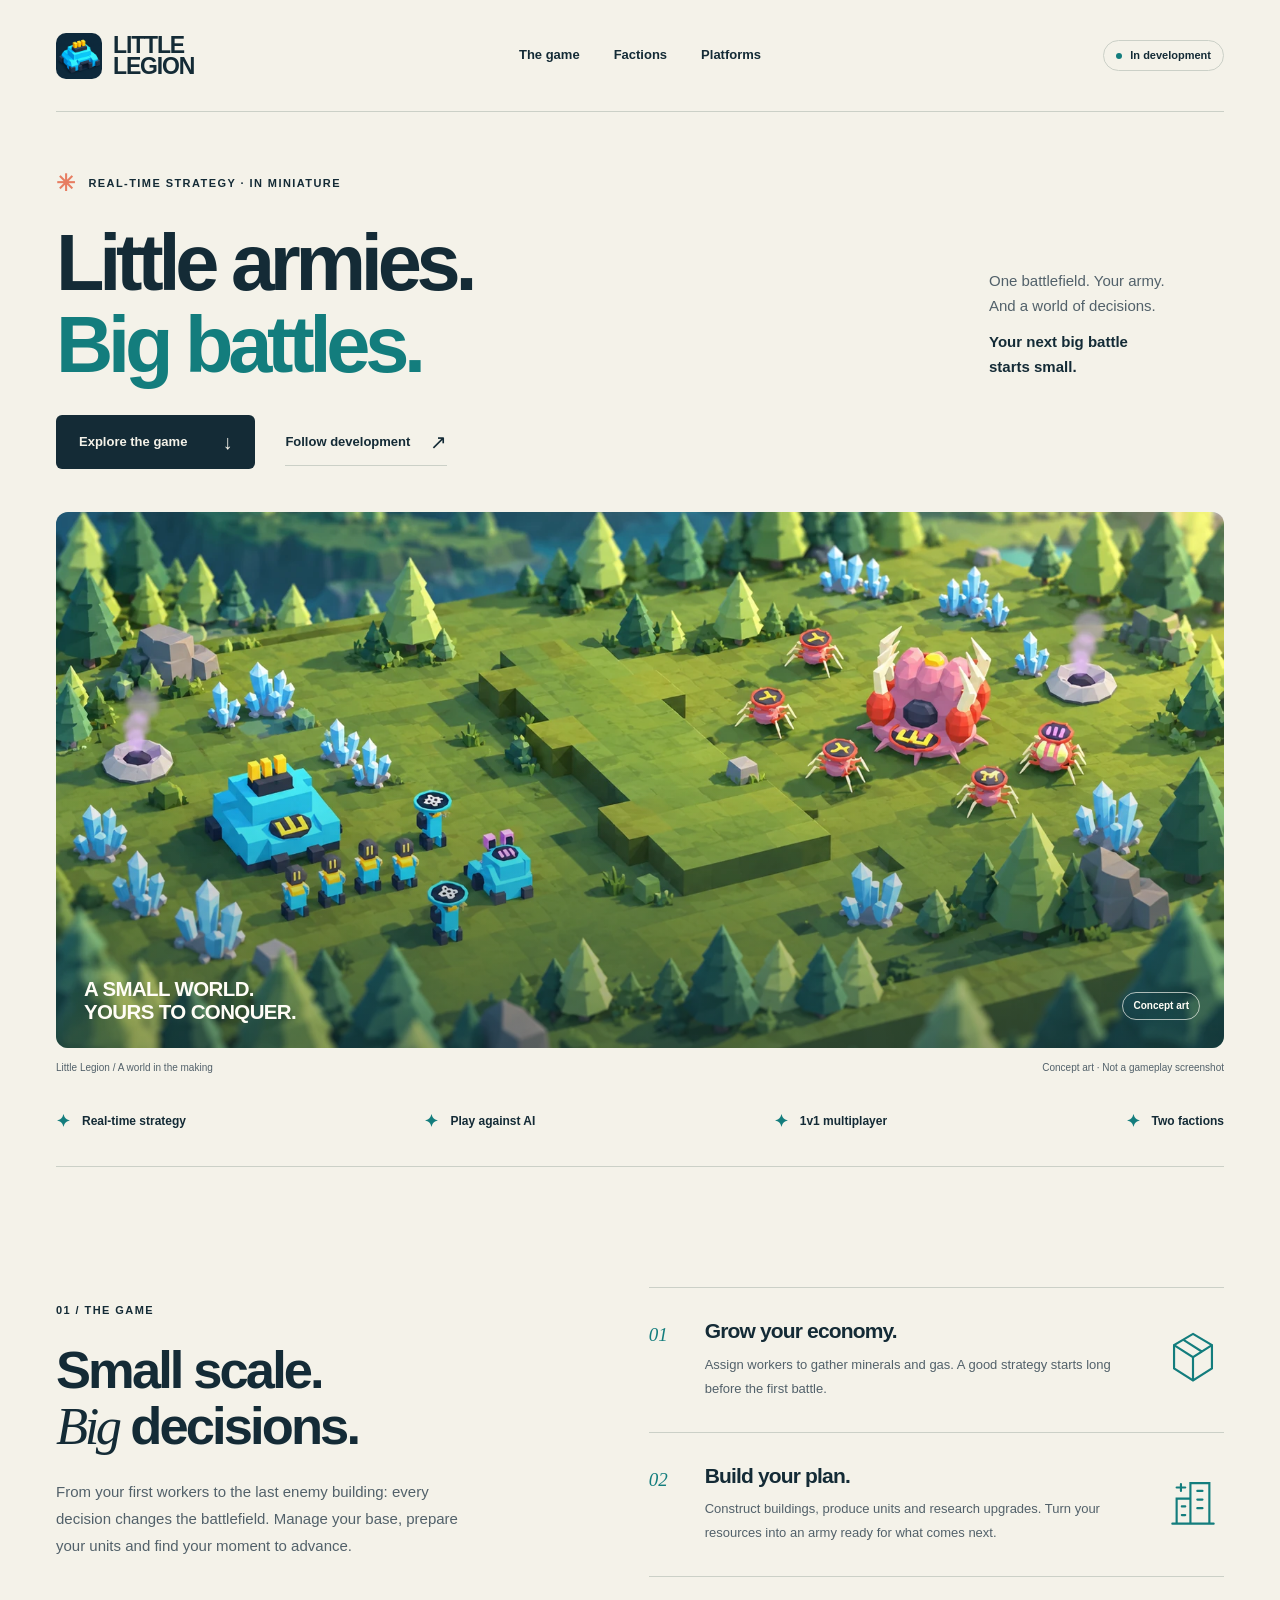
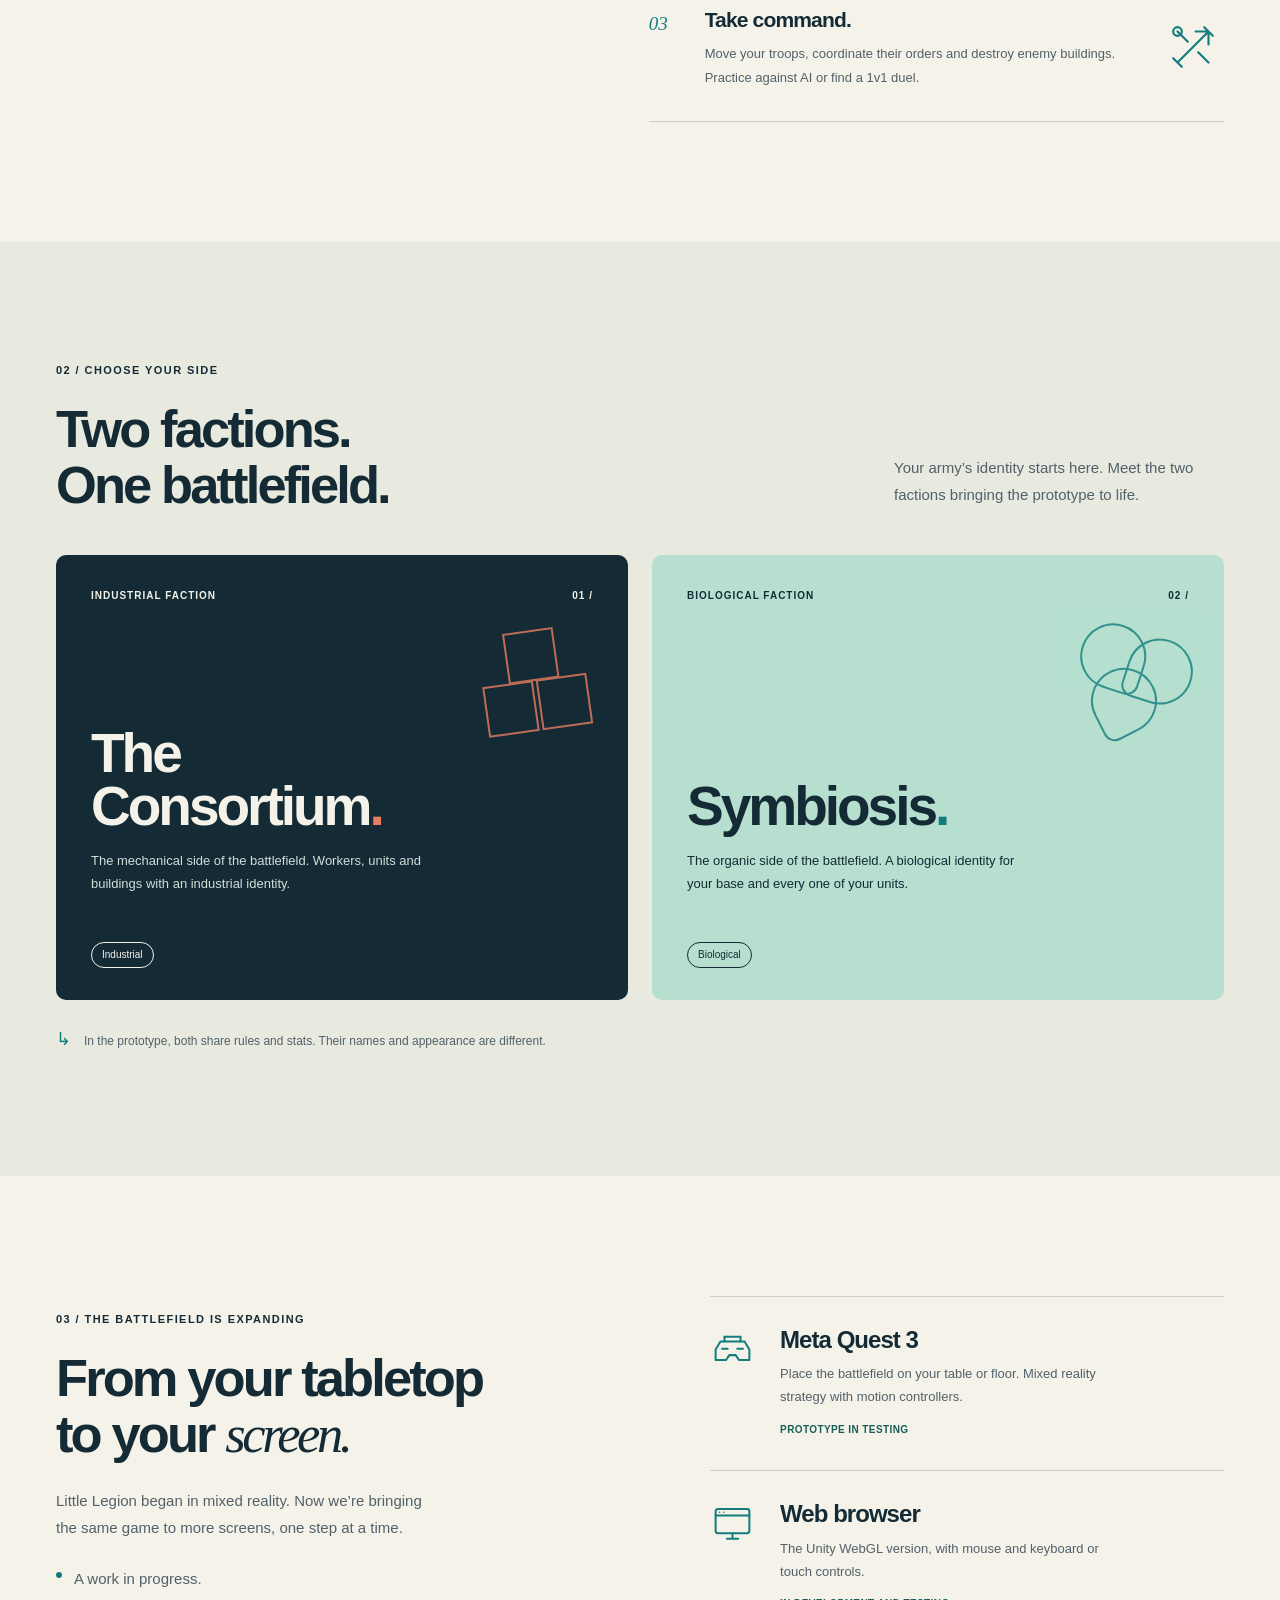
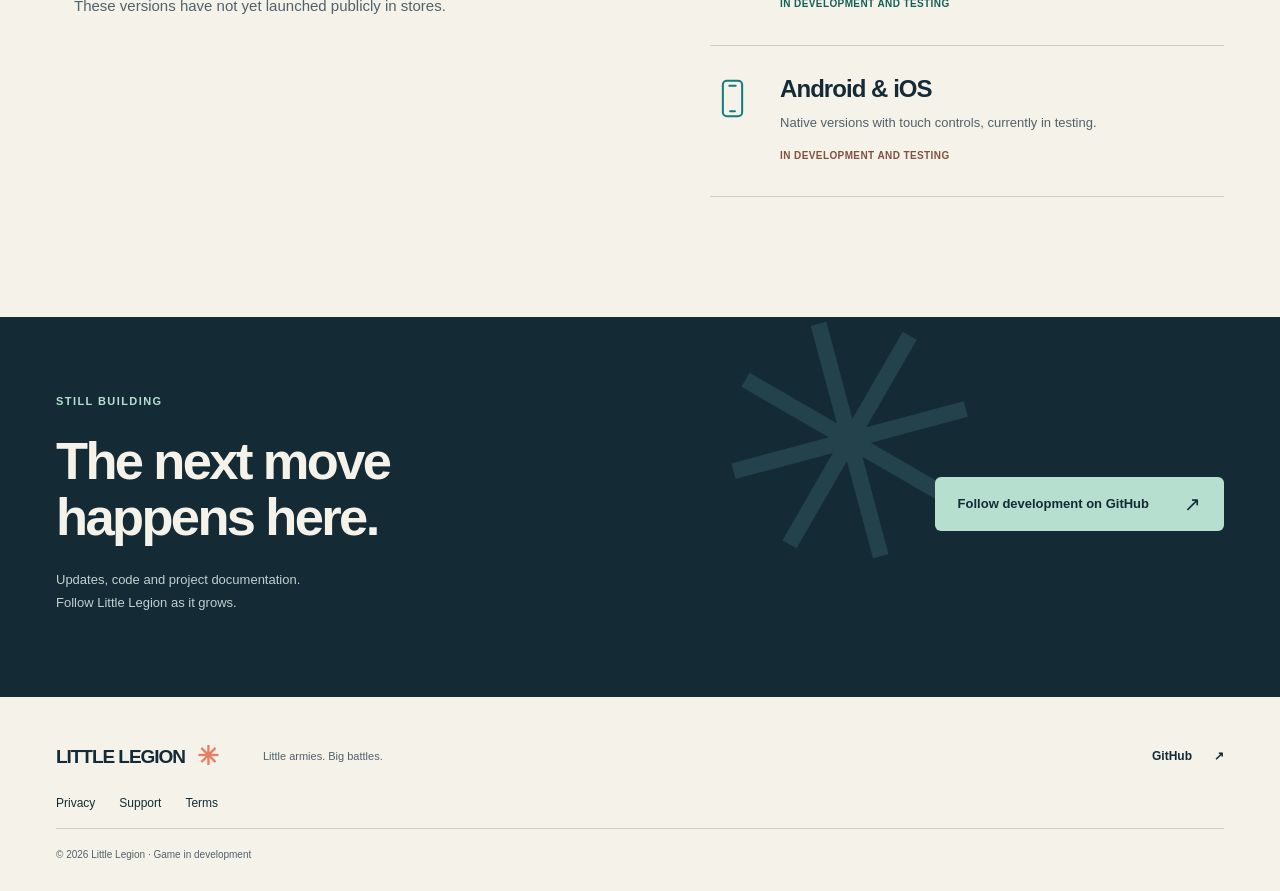
<file: web/public/index.html>
<!doctype html>
<html lang="en">
<head>
  <meta charset="utf-8">
  <meta name="viewport" content="width=device-width, initial-scale=1">
  <meta name="theme-color" content="#f4f2e9">
  <meta name="color-scheme" content="light">
  <title>Little Legion — Little armies. Big battles.</title>
  <meta name="description" content="Real-time strategy on a miniature scale. Gather, build and command your army in Little Legion, in development for Quest 3, web and mobile.">
  <link rel="canonical" href="https://littlelegion.app/">
  <meta property="og:type" content="website">
  <meta property="og:url" content="https://littlelegion.app/">
  <meta property="og:locale" content="en_US">
  <meta property="og:title" content="Little Legion — Little armies. Big battles.">
  <meta property="og:description" content="A small world. Big decisions. Discover miniature strategy and follow its development.">
  <meta property="og:image" content="https://littlelegion.app/assets/og-image.png">
  <meta property="og:image:width" content="1200">
  <meta property="og:image:height" content="630">
  <meta property="og:image:alt" content="Little Legion: miniature geometric armies. Concept art.">
  <meta name="twitter:card" content="summary_large_image">
  <meta name="twitter:title" content="Little Legion — Little armies. Big battles.">
  <meta name="twitter:description" content="Real-time strategy on a miniature scale. In development for Quest 3, web and mobile.">
  <meta name="twitter:image" content="https://littlelegion.app/assets/og-image.png">
  <link rel="icon" href="./favicon.ico" sizes="any">
  <link rel="icon" href="./favicon.svg" type="image/svg+xml">
  <link rel="apple-touch-icon" href="./assets/apple-touch-icon.png">
  <link rel="manifest" href="./site.webmanifest">
  <link rel="stylesheet" href="./styles.css">
</head>
<body>
  <a class="skip-link" href="#contenido">Skip to content</a>

  <header class="site-header page-width">
    <a class="wordmark" href="#inicio" aria-label="Little Legion, home">
      <img src="./assets/icon.png" alt="" width="46" height="46">
      <span>LITTLE<br>LEGION</span>
    </a>
    <nav class="primary-nav" aria-label="Main navigation">
      <a href="#el-juego">The game</a>
      <a href="#facciones">Factions</a>
      <a href="#plataformas">Platforms</a>
    </nav>
    <span class="development-status"><span aria-hidden="true"></span>In development</span>
  </header>

  <main id="contenido">
    <section class="hero page-width" id="inicio" aria-labelledby="hero-title">
      <p class="eyebrow"><span class="small-cross" aria-hidden="true">✳</span> Real-time strategy · In miniature</p>
      <div class="hero-introduction">
        <h1 id="hero-title">Little armies.<br><span>Big battles.</span></h1>
        <p class="hero-description">One battlefield. Your army. <br>And a world of decisions. <br><strong>Your next big battle <br>starts small.</strong></p>
      </div>
      <div class="hero-actions">
        <a class="button button-primary" href="#el-juego">Explore the game <span aria-hidden="true">↓</span></a>
        <a class="text-link" href="https://github.com/alvarotala/littlelegion">Follow development <span aria-hidden="true">↗</span></a>
      </div>
      <figure class="hero-art">
        <div class="hero-art-frame">
          <img src="./assets/header.webp" alt="Concept art of a battlefield with miniature geometric armies and buildings." width="1672" height="941" fetchpriority="high" decoding="async">
          <div class="art-note" aria-hidden="true"><span>A SMALL WORLD.</span><span>YOURS TO CONQUER.</span></div>
          <span class="art-label">Concept art</span>
        </div>
        <figcaption><span>Little Legion / A world in the making</span><span>Concept art · Not a gameplay screenshot</span></figcaption>
      </figure>
      <div class="game-facts" aria-label="The game at a glance">
        <p><span aria-hidden="true">✦</span> Real-time strategy</p>
        <p><span aria-hidden="true">✦</span> Play against AI</p>
        <p><span aria-hidden="true">✦</span> 1v1 multiplayer</p>
        <p><span aria-hidden="true">✦</span> Two factions</p>
      </div>
    </section>

    <section class="game-section page-width section-space" id="el-juego" aria-labelledby="game-title">
      <div class="section-heading game-heading">
        <p class="eyebrow">01 / The game</p>
        <h2 id="game-title">Small scale.<br><span class="serif-word">Big</span> decisions.</h2>
        <p>From your first workers to the last enemy building: every decision changes the battlefield. Manage your base, prepare your units and find your moment to advance.</p>
      </div>
      <ol class="gameplay-steps">
        <li>
          <span class="step-number" aria-hidden="true">01</span>
          <div>
            <h3>Grow your economy.</h3>
            <p>Assign workers to gather minerals and gas. A good strategy starts long before the first battle.</p>
          </div>
          <svg class="step-art" viewBox="0 0 72 72" fill="none" aria-hidden="true"><path d="m36 8 22 13v27L36 62 14 48V21L36 8Z" stroke="currentColor" stroke-width="2.5"/><path d="m14 21 22 14 22-14M36 35v27M25 15l22 14" stroke="currentColor" stroke-width="2.5"/></svg>
        </li>
        <li>
          <span class="step-number" aria-hidden="true">02</span>
          <div>
            <h3>Build your plan.</h3>
            <p>Construct buildings, produce units and research upgrades. Turn your resources into an army ready for what comes next.</p>
          </div>
          <svg class="step-art" viewBox="0 0 72 72" fill="none" aria-hidden="true"><path d="M12 60h48M17 60V31h16v29M33 60V13h22v47M22 22v-8m-5 4h10M41 22h6m-6 10h6m-6 10h6M23 40h4m-4 10h4" stroke="currentColor" stroke-width="2.5" stroke-linecap="round"/></svg>
        </li>
        <li>
          <span class="step-number" aria-hidden="true">03</span>
          <div>
            <h3>Take command.</h3>
            <p>Move your troops, coordinate their orders and destroy enemy buildings. Practice against AI or find a 1v1 duel.</p>
          </div>
          <svg class="step-art" viewBox="0 0 72 72" fill="none" aria-hidden="true"><path d="m18 54 36-36m-15 0h15v15M18 18l12 12m12 12 12 12M13 49l10 10m26-46 10 10" stroke="currentColor" stroke-width="2.5" stroke-linecap="round" stroke-linejoin="round"/><circle cx="18" cy="18" r="5" stroke="currentColor" stroke-width="2.5"/></svg>
        </li>
      </ol>
    </section>

    <section class="factions-section" id="facciones" aria-labelledby="factions-title">
      <div class="page-width section-space">
        <div class="section-heading horizontal-heading">
          <div><p class="eyebrow">02 / Choose your side</p><h2 id="factions-title">Two factions.<br>One battlefield.</h2></div>
          <p>Your army’s identity starts here. Meet the two factions bringing the prototype to life.</p>
        </div>
        <div class="faction-pair">
          <article class="faction faction-industrial">
            <div class="faction-topline"><span>Industrial faction</span><span aria-hidden="true">01 /</span></div>
            <div class="faction-symbol symbol-industrial" aria-hidden="true"><span></span><span></span><span></span></div>
            <h3>The<br>Consortium<span aria-hidden="true">.</span></h3>
            <p>The mechanical side of the battlefield. Workers, units and buildings with an industrial identity.</p>
            <span class="faction-tag">Industrial</span>
          </article>
          <article class="faction faction-biological">
            <div class="faction-topline"><span>Biological faction</span><span aria-hidden="true">02 /</span></div>
            <div class="faction-symbol symbol-biological" aria-hidden="true"><span></span><span></span><span></span></div>
            <h3>Symbiosis<span aria-hidden="true">.</span></h3>
            <p>The organic side of the battlefield. A biological identity for your base and every one of your units.</p>
            <span class="faction-tag">Biological</span>
          </article>
        </div>
        <p class="faction-footnote"><span aria-hidden="true">↳</span> In the prototype, both share rules and stats. Their names and appearance are different.</p>
      </div>
    </section>

    <section class="platforms-section page-width section-space" id="plataformas" aria-labelledby="platforms-title">
      <div class="section-heading platforms-heading">
        <p class="eyebrow">03 / The battlefield is expanding</p>
        <h2 id="platforms-title">From your tabletop<br>to your <span class="serif-word">screen.</span></h2>
        <p>Little Legion began in mixed reality. Now we’re bringing the same game to more screens, one step at a time.</p>
        <p class="development-note"><span class="status-dot" aria-hidden="true"></span>A work in progress.<br>These versions have not yet launched publicly in stores.</p>
      </div>
      <div class="platform-list">
        <article class="platform">
          <svg viewBox="0 0 56 56" fill="none" aria-hidden="true"><path d="M13 18h30l6 10v13H36l-4-6h-8l-4 6H7V28l6-10Z" stroke="currentColor" stroke-width="2.5" stroke-linejoin="round"/><path d="M18 18v-6h20v6M15 27h7m12 0h7" stroke="currentColor" stroke-width="2.5" stroke-linecap="round"/></svg>
          <div><h3>Meta Quest 3</h3><p>Place the battlefield on your table or floor. Mixed reality strategy with motion controllers.</p><span class="platform-status">Prototype in testing</span></div>
        </article>
        <article class="platform">
          <svg viewBox="0 0 56 56" fill="none" aria-hidden="true"><rect x="7" y="10" width="42" height="30" rx="3" stroke="currentColor" stroke-width="2.5"/><path d="M7 18h42M21 47h14m-7-7v7" stroke="currentColor" stroke-width="2.5" stroke-linecap="round"/><circle cx="12" cy="14" r="1" fill="currentColor"/><circle cx="17" cy="14" r="1" fill="currentColor"/></svg>
          <div><h3>Web browser</h3><p>The Unity WebGL version, with mouse and keyboard or touch controls.</p><span class="platform-status">In development and testing</span></div>
        </article>
        <article class="platform">
          <svg viewBox="0 0 56 56" fill="none" aria-hidden="true"><rect x="16" y="6" width="24" height="44" rx="5" stroke="currentColor" stroke-width="2.5"/><path d="M24 12h8M25 44h6" stroke="currentColor" stroke-width="2.5" stroke-linecap="round"/></svg>
          <div><h3>Android &amp; iOS</h3><p>Native versions with touch controls, currently in testing.</p><span class="platform-status status-planned">In development and testing</span></div>
        </article>
      </div>
    </section>

    <section class="follow-section" aria-labelledby="follow-title">
      <div class="page-width follow-content">
        <div><p class="eyebrow">Still building</p><h2 id="follow-title">The next move<br>happens here.</h2><p>Updates, code and project documentation.<br>Follow Little Legion as it grows.</p></div>
        <a class="button button-light" href="https://github.com/alvarotala/littlelegion">Follow development on GitHub <span aria-hidden="true">↗</span></a>
        <span class="follow-spark" aria-hidden="true">✳</span>
      </div>
    </section>
  </main>

  <footer class="site-footer page-width">
    <a class="footer-wordmark" href="#inicio">LITTLE LEGION<span aria-hidden="true">✳</span></a>
    <p>Little armies. Big battles.</p>
    <a href="https://github.com/alvarotala/littlelegion">GitHub <span aria-hidden="true">↗</span></a>
    <nav class="legal-nav" aria-label="Legal and support"><a href="/privacy">Privacy</a><a href="/support">Support</a><a href="/tos">Terms</a></nav>
    <small>© 2026 Little Legion · Game in development</small>
  </footer>
</body>
</html>
</file>
<file: web/public/styles.css>
:root {
  --paper: #f4f2e9;
  --ink: #142b36;
  --muted: #52616a;
  --teal: #137d7d;
  --mint: #b6dfcf;
  --coral: #e77d61;
  --line: #cbd0c7;
  --display: "Arial Rounded MT Bold", "Avenir Next", "Segoe UI", Arial, sans-serif;
  --body: "Avenir Next", "Segoe UI", Arial, sans-serif;
}

* { box-sizing: border-box; }
html { scroll-behavior: smooth; scroll-padding-top: 32px; }
body { margin: 0; background: var(--paper); color: var(--ink); font-family: var(--body); font-size: 16px; line-height: 1.6; -webkit-font-smoothing: antialiased; }
::selection { color: var(--ink); background: var(--mint); }
a { color: inherit; text-decoration: none; }
button, a { -webkit-tap-highlight-color: transparent; }
a:focus-visible { outline: 3px solid var(--teal); outline-offset: 6px; border-radius: 3px; }
img, svg { display: block; max-width: 100%; }
figure, h1, h2, h3, p { margin: 0; }
.page-width { width: min(1440px, calc(100% - 112px)); margin-inline: auto; }
.section-space { padding-block: 120px; }
.skip-link { position: absolute; z-index: 10; top: 12px; left: 12px; padding: 12px 18px; color: var(--paper); background: var(--ink); transform: translateY(-160%); }
.skip-link:focus { transform: translateY(0); }
.eyebrow { display: flex; align-items: center; gap: 12px; font-size: 11px; font-weight: 800; letter-spacing: .13em; line-height: 1.5; text-transform: uppercase; }
.small-cross { color: var(--coral); font-size: 23px; line-height: 1; }

.site-header { display: grid; grid-template-columns: 1fr auto 1fr; align-items: center; min-height: 112px; border-bottom: 1px solid var(--line); gap: 32px; }
.wordmark { display: flex; width: fit-content; align-items: center; gap: 11px; }
.wordmark img { flex: 0 0 auto; width: 46px; height: 46px; border-radius: 10px; }
.wordmark span { font-family: var(--display); font-size: 23px; font-weight: 900; letter-spacing: -.05em; line-height: .88; }
.primary-nav { display: flex; gap: 34px; align-items: center; }
.primary-nav a { display: flex; align-items: center; min-height: 44px; font-size: 13px; font-weight: 650; }
.primary-nav a:hover, .site-footer > a:last-of-type:hover { color: var(--teal); }
.development-status { display: inline-flex; align-items: center; justify-self: end; gap: 8px; border: 1px solid var(--line); border-radius: 100px; padding: 6px 12px; font-size: 11px; font-weight: 700; white-space: nowrap; }
.development-status > span, .status-dot { display: inline-block; width: 6px; height: 6px; flex: 0 0 auto; border-radius: 50%; background: var(--teal); }

.hero { padding-top: 60px; }
.hero-introduction { display: grid; grid-template-columns: 1fr 235px; align-items: end; gap: 36px; margin-top: 27px; }
h1, h2, h3 { font-family: var(--display); font-weight: 850; }
h1 { font-size: clamp(52px, 6.2vw, 92px); letter-spacing: -.066em; line-height: 1.03; }
h1 > span { color: var(--teal); }
.hero-description { padding-bottom: 6px; color: var(--muted); font-size: 15px; line-height: 1.65; }
.hero-description strong { display: block; margin-top: 11px; color: var(--ink); font-weight: 650; }
.hero-actions { display: flex; flex-wrap: wrap; gap: 20px 30px; align-items: center; margin-top: 30px; margin-bottom: 43px; }
.button { position: relative; display: inline-flex; justify-content: space-between; align-items: center; gap: 35px; min-height: 54px; padding: 14px 22px; border: 1px solid transparent; border-radius: 6px; font-size: 13px; font-weight: 750; line-height: 1.4; transition: background-color 160ms ease, transform 160ms ease; }
.button-primary { background: var(--ink); color: var(--paper); }
.button-primary:hover { background: var(--teal); transform: translateY(-2px); }
.button span, .text-link span { font-size: 20px; font-weight: 400; line-height: 1; }
.text-link { display: inline-flex; align-items: center; gap: 20px; min-height: 48px; font-size: 13px; font-weight: 700; border-bottom: 1px solid var(--line); }
.text-link:hover { color: var(--teal); border-color: var(--teal); }
.hero-art-frame { position: relative; overflow: hidden; aspect-ratio: 2.18; background: #d9e2d7; border-radius: 12px; isolation: isolate; }
.hero-art-frame::after { position: absolute; z-index: 0; inset: 45% 0 0; content: ""; pointer-events: none; background: linear-gradient(transparent, rgb(20 43 54 / 46%)); }
.hero-art-frame img { width: 100%; height: 100%; object-fit: cover; object-position: center 52%; }
.art-note { position: absolute; z-index: 1; left: 28px; bottom: 25px; display: grid; color: #fffdf6; font-size: clamp(15px, 1.6vw, 24px); font-weight: 850; letter-spacing: -.03em; line-height: 1.13; }
.art-label { position: absolute; z-index: 1; right: 24px; bottom: 28px; border: 1px solid rgb(255 253 246 / 65%); border-radius: 50px; padding: 5px 10px; color: #fffdf6; font-size: 10px; font-weight: 650; }
.hero-art figcaption { display: flex; justify-content: space-between; gap: 20px; margin-top: 12px; color: var(--muted); font-size: 10px; line-height: 1.5; }
.game-facts { display: flex; justify-content: space-between; flex-wrap: wrap; gap: 16px 24px; margin-top: 33px; padding-bottom: 31px; border-bottom: 1px solid var(--line); }
.game-facts p { display: flex; align-items: center; gap: 12px; font-size: 12px; font-weight: 650; }
.game-facts span { color: var(--teal); font-size: 17px; }

.section-heading h2 { margin-top: 23px; font-size: clamp(35px, 4.1vw, 60px); line-height: 1.07; letter-spacing: -.055em; }
.section-heading > p:last-child, .horizontal-heading > p { margin-top: 24px; max-width: 430px; color: var(--muted); font-size: 15px; line-height: 1.8; }
.serif-word { font-family: Georgia, "Times New Roman", serif; font-weight: 500; font-style: italic; letter-spacing: -.065em; }
.game-section { display: grid; grid-template-columns: 1fr 1.18fr; align-items: start; gap: 9%; }
.game-heading { padding-top: 15px; }
.gameplay-steps { list-style: none; margin: 0; padding: 0; }
.gameplay-steps li { display: grid; grid-template-columns: 34px 1fr 62px; gap: 22px; padding: 29px 0 31px; border-bottom: 1px solid var(--line); }
.gameplay-steps li:first-child { border-top: 1px solid var(--line); }
.step-number { padding-top: 3px; color: var(--teal); font-family: Georgia, "Times New Roman", serif; font-style: italic; font-size: 19px; }
.gameplay-steps h3 { margin-bottom: 8px; font-size: 21px; line-height: 1.3; letter-spacing: -.04em; }
.gameplay-steps p { color: var(--muted); font-size: 13px; line-height: 1.85; }
.step-art { width: 62px; margin-top: 10px; color: var(--teal); }

.factions-section { background: #e8eadf; }
.horizontal-heading { display: flex; justify-content: space-between; align-items: end; gap: 64px; margin-bottom: 42px; }
.horizontal-heading > p { flex-basis: 330px; margin-bottom: 5px; }
.faction-pair { display: grid; grid-template-columns: 1fr 1fr; gap: 24px; }
.faction { position: relative; display: flex; flex-direction: column; min-height: 445px; overflow: hidden; padding: 33px 35px 32px; border-radius: 10px; }
.faction-industrial { color: var(--paper); background: var(--ink); }
.faction-biological { color: var(--ink); background: var(--mint); }
.faction-topline { display: flex; justify-content: space-between; gap: 16px; font-size: 10px; font-weight: 700; letter-spacing: .1em; text-transform: uppercase; }
.faction h3 { position: relative; z-index: 1; margin-top: auto; padding-top: 78px; margin-bottom: 16px; font-size: clamp(38px, 4.3vw, 64px); line-height: .98; letter-spacing: -.055em; }
.faction-industrial h3 > span { color: var(--coral); }
.faction-biological h3 > span { color: var(--teal); }
.faction p { position: relative; z-index: 1; max-width: 330px; min-height: 66px; font-size: 13px; line-height: 1.7; }
.faction-industrial p { color: #d1ddd8; }
.faction-tag { align-self: start; margin-top: 26px; padding: 5px 10px; border: 1px solid currentColor; border-radius: 100px; font-size: 10px; line-height: 1.4; }
.faction-symbol { position: absolute; top: 75px; right: 36px; width: 115px; height: 105px; opacity: .8; }
.faction-symbol span { position: absolute; display: block; width: 51px; height: 51px; border: 2px solid currentColor; }
.symbol-industrial { color: var(--coral); transform: rotate(-8deg); }
.symbol-industrial span:first-child { left: 5px; bottom: 4px; }
.symbol-industrial span:nth-child(2) { right: 5px; bottom: 4px; }
.symbol-industrial span:last-child { top: 0; left: 32px; }
.symbol-biological { color: var(--teal); transform: rotate(18deg); }
.symbol-biological span { width: 66px; height: 66px; border-radius: 50% 50% 18% 50%; }
.symbol-biological span:first-child { left: 0; top: 0; }
.symbol-biological span:nth-child(2) { right: 0; top: 0; transform: rotate(90deg); }
.symbol-biological span:last-child { left: 24px; bottom: 0; transform: rotate(45deg); }
.faction-footnote { display: flex; align-items: baseline; gap: 13px; margin-top: 23px; color: var(--muted); font-size: 12px; line-height: 1.8; }
.faction-footnote > span { color: var(--teal); font-size: 18px; }

.platforms-section { display: grid; grid-template-columns: 1fr 1fr; gap: 12%; }
.platforms-heading { padding-top: 15px; }
.platforms-heading > p:not(.eyebrow):not(.development-note) { max-width: 370px; margin-top: 24px; color: var(--muted); font-size: 15px; line-height: 1.8; }
.platforms-heading > .development-note { position: relative; margin-top: 35px; padding-left: 18px; font-size: 11px; line-height: 1.8; }
.development-note .status-dot { position: absolute; left: 0; top: 7px; }
.platform { display: flex; gap: 25px; padding: 27px 0 30px; border-bottom: 1px solid var(--line); }
.platform:first-child { border-top: 1px solid var(--line); }
.platform > svg { flex: 0 0 45px; width: 45px; height: 45px; margin-top: 3px; color: var(--teal); }
.platform h3 { margin-bottom: 7px; font-size: 24px; line-height: 1.3; letter-spacing: -.04em; }
.platform p { max-width: 350px; color: var(--muted); font-size: 13px; line-height: 1.8; }
.platform-status { display: inline-block; margin-top: 13px; color: #175e58; font-size: 10px; font-weight: 700; letter-spacing: .04em; text-transform: uppercase; }
.status-planned { color: #83523f; }

.follow-section { overflow: hidden; background: var(--ink); color: var(--paper); }
.follow-content { position: relative; display: flex; justify-content: space-between; align-items: center; gap: 50px; padding-block: 76px 82px; }
.follow-content > div, .follow-content > a { position: relative; z-index: 1; }
.follow-content .eyebrow { color: var(--mint); }
.follow-content h2 { margin-top: 23px; font-size: clamp(34px, 4.1vw, 60px); letter-spacing: -.05em; line-height: 1.08; }
.follow-content p:last-child { margin-top: 22px; color: #c0d0cd; font-size: 13px; line-height: 1.8; }
.button-light { flex-shrink: 0; color: var(--ink); background: var(--mint); }
.button-light:hover { background: var(--paper); transform: translateY(-2px); }
.button-light:focus-visible { outline-color: var(--paper); }
.follow-spark { position: absolute; right: 20%; top: -36px; color: #24424b; font-size: 330px; font-weight: 400; line-height: 1; pointer-events: none; transform: rotate(-15deg); }
.site-footer { display: grid; grid-template-columns: auto 1fr auto; align-items: center; gap: 15px 45px; padding-block: 38px 28px; }
.footer-wordmark { display: inline-flex; gap: 12px; align-items: center; font-family: var(--display); font-size: 19px; font-weight: 850; letter-spacing: -.055em; }
.footer-wordmark > span { color: var(--coral); font-size: 26px; }
.site-footer > p { font-size: 11px; color: var(--muted); }
.site-footer > a:last-of-type { display: inline-flex; gap: 22px; align-items: center; min-height: 44px; font-size: 12px; font-weight: 700; }
.site-footer > small { grid-column: 1 / -1; padding-top: 18px; border-top: 1px solid var(--line); color: var(--muted); font-size: 10px; }

@media (min-width: 1600px) {
  .hero-introduction { grid-template-columns: 1fr 285px; }
  .hero-description { font-size: 17px; }
}

@media (max-width: 1150px) {
  .page-width { width: calc(100% - 72px); }
  .site-header { grid-template-columns: auto 1fr auto; gap: 25px; }
  .primary-nav { justify-content: center; gap: 24px; }
  .hero-introduction { grid-template-columns: 1fr 190px; gap: 26px; }
  h1 { font-size: clamp(49px, 6.3vw, 73px); }
  .hero-description { font-size: 13px; }
  .game-section { gap: 6%; }
  .gameplay-steps li { grid-template-columns: 24px 1fr 45px; gap: 15px; }
  .step-art { width: 45px; }
  .platforms-section { gap: 8%; }
  .faction { padding-inline: 27px; }
  .follow-content { gap: 25px; }
  .button-light { gap: 20px; }
}

@media (max-width: 850px) {
  .page-width { width: calc(100% - 48px); }
  .section-space { padding-block: 82px; }
  .site-header { min-height: 100px; gap: 20px; }
  .wordmark img { width: 38px; height: 38px; }
  .wordmark span { font-size: 20px; }
  .primary-nav { gap: 20px; }
  .primary-nav a { font-size: 12px; }
  .development-status { padding: 5px 9px; font-size: 10px; }
  .hero { padding-top: 45px; }
  .hero-introduction { grid-template-columns: 1fr; gap: 22px; }
  h1 { font-size: clamp(49px, 8.5vw, 71px); }
  .hero-description { max-width: 490px; font-size: 15px; }
  .hero-description br { display: none; }
  .hero-description strong { display: inline; margin-top: 0; font-weight: 500; }
  .hero-description strong::before { content: " "; }
  .hero-actions { margin-top: 24px; margin-bottom: 32px; }
  .hero-art-frame { aspect-ratio: 1.7; }
  .game-facts { display: grid; grid-template-columns: 1fr 1fr; gap: 12px 25px; }
  .game-section { grid-template-columns: 1fr; gap: 38px; }
  .section-heading h2 { font-size: 43px; }
  .game-heading { padding-top: 0; }
  .game-heading > p:last-child { max-width: 540px; }
  .gameplay-steps li { grid-template-columns: 42px 1fr 65px; gap: 25px; }
  .step-art { width: 60px; }
  .gameplay-steps p { max-width: 470px; font-size: 14px; }
  .horizontal-heading { align-items: start; gap: 35px; }
  .horizontal-heading > p { flex-basis: 240px; padding-top: 29px; font-size: 13px; }
  .faction-pair { gap: 16px; }
  .faction { min-height: 405px; padding: 24px; }
  .faction h3 { font-size: 43px; padding-top: 110px; }
  .faction p { font-size: 12px; min-height: 82px; }
  .faction-topline { font-size: 9px; gap: 5px; }
  .faction-symbol { top: 62px; right: 20px; transform: scale(.75) rotate(-8deg); transform-origin: right top; }
  .symbol-biological { transform: scale(.75) rotate(18deg); }
  .platforms-section { grid-template-columns: 1fr; gap: 35px; }
  .platforms-heading { padding-top: 0; }
  .platforms-heading > .development-note { margin-top: 23px; }
  .platforms-heading > p:not(.eyebrow):not(.development-note) { max-width: 520px; }
  .platform { gap: 28px; }
  .platform p { max-width: 500px; font-size: 14px; }
  .follow-content { align-items: start; flex-direction: column; gap: 30px; padding-block: 60px; }
  .follow-content h2 { font-size: 43px; }
  .follow-spark { right: -15px; top: 55px; font-size: 290px; }
  .site-footer { gap: 10px 20px; }
  .site-footer > p { grid-column: 1 / 3; grid-row: 2; }
  .site-footer > a:last-of-type { grid-column: 3; grid-row: 1 / 3; }
  .site-footer > small { margin-top: 12px; }
}

@media (max-width: 580px) {
  .page-width { width: calc(100% - 36px); }
  .section-space { padding-block: 65px; }
  .site-header { grid-template-columns: 1fr auto; padding-top: 22px; gap: 10px 16px; }
  .wordmark { gap: 9px; }
  .wordmark img { width: 36px; height: 36px; }
  .wordmark span { font-size: 19px; }
  .primary-nav { grid-column: 1 / -1; grid-row: 2; justify-content: start; gap: 28px; padding-top: 9px; }
  .primary-nav a { min-height: 42px; font-size: 12px; }
  .development-status { grid-column: 2; grid-row: 1; }
  .hero { padding-top: 37px; }
  .eyebrow { font-size: 9px; letter-spacing: .09em; gap: 8px; }
  .small-cross { font-size: 19px; }
  .hero-introduction { margin-top: 22px; gap: 21px; }
  h1 { font-size: clamp(35px, 8.6vw, 49px); letter-spacing: -.065em; line-height: 1.08; }
  .hero-description { max-width: 360px; font-size: 14px; line-height: 1.75; }
  .hero-actions { gap: 12px 20px; margin-top: 23px; margin-bottom: 30px; }
  .button { min-height: 50px; padding: 13px 17px; gap: 28px; font-size: 12px; }
  .text-link { gap: 14px; font-size: 12px; }
  .hero-art-frame { aspect-ratio: 1.25; border-radius: 8px; }
  .hero-art-frame img { object-position: 50% center; }
  .art-note { bottom: 19px; left: 17px; font-size: 15px; }
  .art-label { top: 14px; bottom: auto; right: 14px; padding: 4px 8px; font-size: 9px; background: rgb(20 43 54 / 65%); }
  .hero-art figcaption { display: block; margin-top: 10px; font-size: 9px; }
  .hero-art figcaption > span { display: block; }
  .hero-art figcaption > span:last-child { margin-top: 2px; }
  .game-facts { gap: 12px 15px; margin-top: 25px; padding-bottom: 25px; }
  .game-facts p { gap: 8px; font-size: 10px; }
  .game-facts span { font-size: 13px; }
  .section-heading h2 { margin-top: 18px; font-size: clamp(32px, 8.7vw, 45px); }
  .section-heading > p:last-child, .horizontal-heading > p { margin-top: 19px; font-size: 14px; line-height: 1.8; }
  .game-section { gap: 29px; }
  .gameplay-steps li { grid-template-columns: 26px 1fr; gap: 17px; padding-block: 23px 25px; }
  .gameplay-steps h3 { font-size: 20px; }
  .gameplay-steps p { font-size: 13px; }
  .step-art { display: none; }
  .step-number { font-size: 17px; }
  .horizontal-heading { display: block; margin-bottom: 28px; }
  .horizontal-heading > p { padding-top: 0; max-width: 360px; }
  .faction-pair { grid-template-columns: 1fr; gap: 16px; }
  .faction { min-height: 355px; padding: 25px; }
  .faction h3 { max-width: 290px; font-size: 48px; padding-top: 65px; }
  .faction p { min-height: 0; max-width: 280px; font-size: 13px; }
  .faction-symbol { top: 56px; right: 27px; }
  .faction-tag { margin-top: 22px; }
  .faction-footnote { gap: 10px; margin-top: 20px; font-size: 11px; }
  .platforms-section { gap: 28px; }
  .platforms-heading > p:not(.eyebrow):not(.development-note) { font-size: 14px; margin-top: 19px; }
  .platforms-heading > .development-note { font-size: 11px; }
  .platform { gap: 19px; padding-block: 23px 25px; }
  .platform > svg { flex-basis: 37px; width: 37px; height: 37px; }
  .platform h3 { font-size: 23px; }
  .platform p { font-size: 13px; }
  .platform-status { font-size: 9px; }
  .follow-content { padding-block: 52px 54px; gap: 25px; }
  .follow-content h2 { font-size: clamp(32px, 8.5vw, 45px); }
  .follow-content p:last-child { font-size: 12px; }
  .follow-spark { right: -95px; top: 52px; font-size: 265px; }
  .button-light { gap: 22px; }
  .site-footer { padding-block: 29px 24px; }
  .footer-wordmark { font-size: 17px; gap: 10px; }
  .site-footer > p { font-size: 10px; }
  .site-footer > a:last-of-type { font-size: 11px; gap: 8px; }
  .site-footer > small { font-size: 9px; }
}

@media (prefers-reduced-motion: reduce) {
  html { scroll-behavior: auto; }
  *, *::before, *::after { transition: none !important; animation: none !important; }
  .button:hover { transform: none; }
}

.legal-nav { display:flex; gap:24px; grid-column:1/-1; font-size:12px; }
</file>
